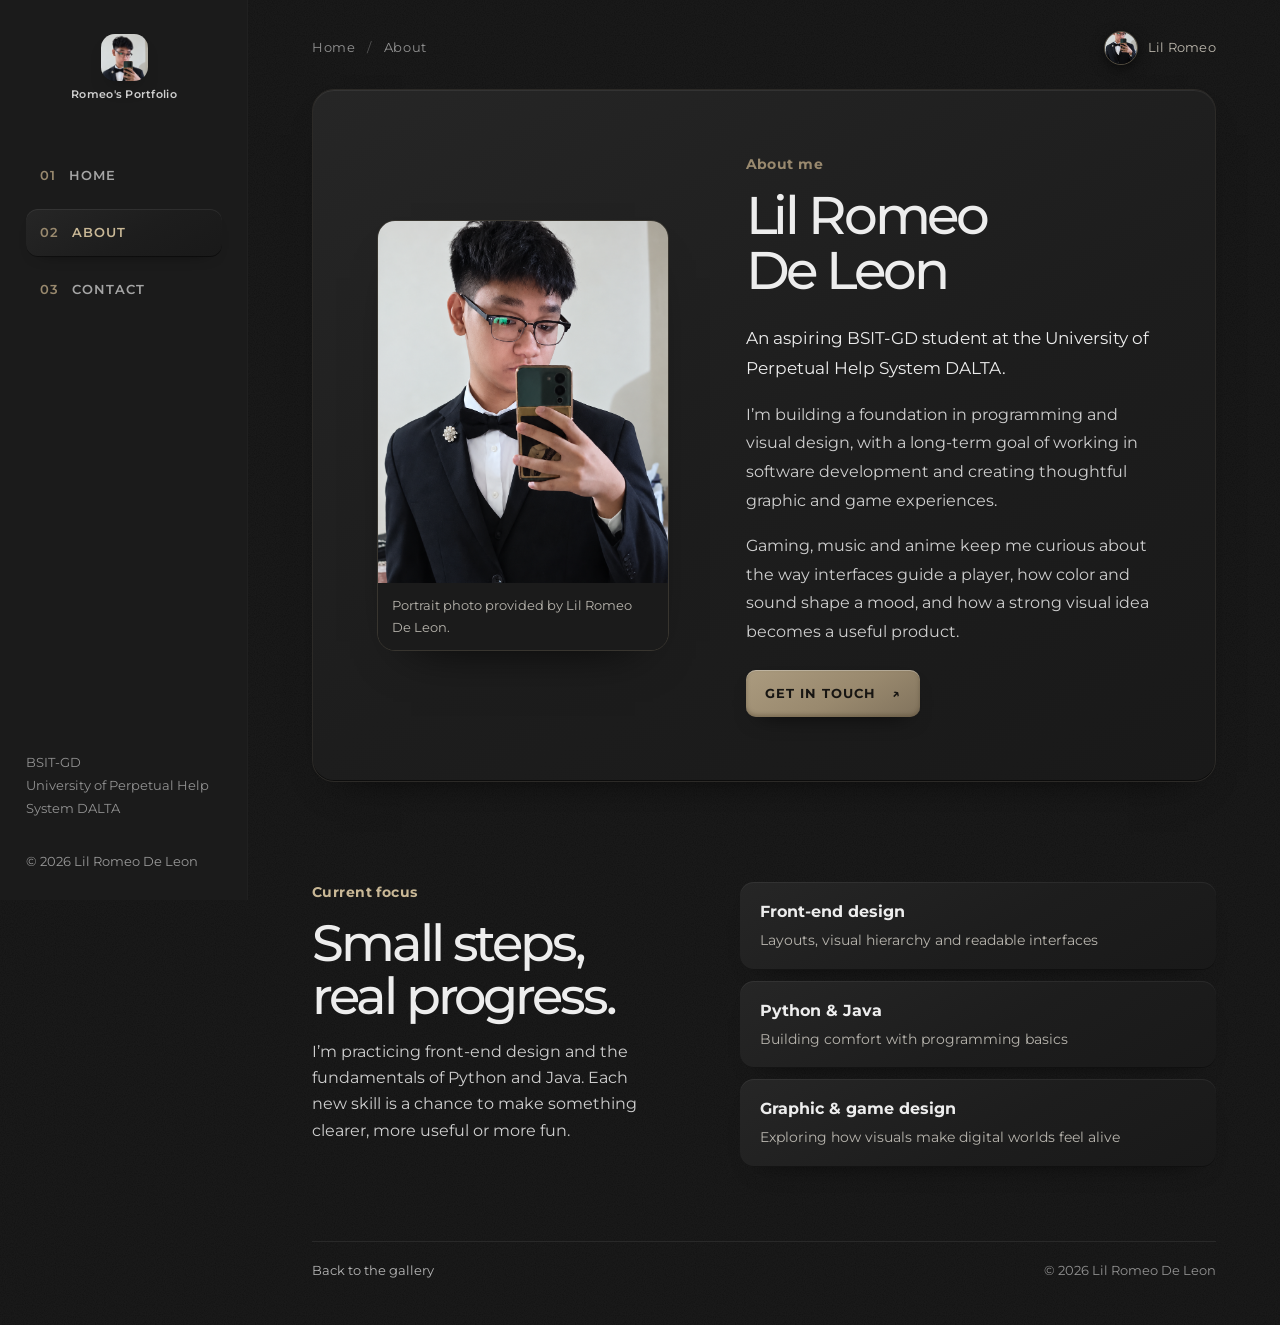
<file: about/index.html>
<!doctype html>
<html lang="en">
<head>
  <meta charset="utf-8"><meta name="viewport" content="width=device-width, initial-scale=1"><meta name="theme-color" content="#121212">
  <meta name="description" content="Meet Lil Romeo De Leon, a BSIT-GD student at UPHSD exploring software and graphic design.">
  <meta property="og:type" content="website"><meta property="og:url" content="https://unorfl.github.io/DeLeonPortfolio/about/"><meta property="og:title" content="About — Lil Romeo De Leon"><meta property="og:description" content="An aspiring IT student learning through code, design and play.">
  <meta property="og:image" content="https://unorfl.github.io/DeLeonPortfolio/assets/images/lil-romeo-portrait.png"><meta property="og:image:alt" content="Lil Romeo De Leon in a black suit">
  <meta name="twitter:card" content="summary_large_image"><meta name="twitter:image" content="https://unorfl.github.io/DeLeonPortfolio/assets/images/lil-romeo-portrait.png">
  <title>About — Lil Romeo De Leon</title>
  <link rel="icon" href="../assets/images/favicon-r.svg" type="image/svg+xml"><link rel="preconnect" href="https://fonts.googleapis.com"><link rel="preconnect" href="https://fonts.gstatic.com" crossorigin><link href="https://fonts.googleapis.com/css2?family=Montserrat:wght@400;500;600;700&display=swap" rel="stylesheet"><link rel="stylesheet" href="../assets/css/site.css">
</head>
<body>
  <a class="skip-link" href="#main">Skip to content</a>
  <div class="layout"><aside class="sidebar">
    <div class="sidebar-top"><a class="brand" href="../home/" aria-label="Romeo's Portfolio, home"><span class="brand-mark"><img class="brand-avatar" src="../assets/images/lil-romeo-portrait.png" alt=""></span><span class="brand-copy"><span class="brand-title">Romeo's Portfolio</span></span></a><button class="menu-toggle" type="button" aria-expanded="false" aria-controls="site-nav" aria-label="Open navigation"><span></span><span></span></button></div>
    <nav class="nav" id="site-nav" aria-label="Main navigation"><a class="nav-link" href="../home/"><span class="nav-number">01</span> Home</a><a class="nav-link active" href="../about/" aria-current="page"><span class="nav-number">02</span> About</a><a class="nav-link" href="../contact/"><span class="nav-number">03</span> Contact</a></nav>
    <div class="sidebar-bottom"><p class="sidebar-note">BSIT-GD<br>University of Perpetual Help System DALTA</p><span class="sidebar-copyright">© 2026 Lil Romeo De Leon</span></div>
  </aside>
  <main id="main" class="main-content page-main">
    <header class="topline"><span class="breadcrumb"><a href="../home/">Home</a> <span>/</span> About</span><a class="top-profile" href="../about/" aria-label="About Lil Romeo De Leon"><img src="../assets/images/lil-romeo-portrait.png" alt=""><span>Lil Romeo</span></a></header>
    <section class="about-hero about-hero-romeo clay-panel" data-reveal>
      <figure class="about-visual" data-reveal><img src="../assets/images/lil-romeo-portrait.png" alt="Lil Romeo De Leon taking a mirror selfie in a black suit" loading="eager"><figcaption>Portrait photo provided by Lil Romeo De Leon.</figcaption></figure>
      <div class="about-copy" data-reveal><p class="eyebrow" data-reveal>About me</p><h1 data-reveal>Lil Romeo De Leon</h1>
        <p class="about-lede" data-reveal>An aspiring BSIT-GD student at the University of Perpetual Help System DALTA.</p>
        <p data-reveal>I’m building a foundation in programming and visual design, with a long-term goal of working in software development and creating thoughtful graphic and game experiences.</p>
        <p data-reveal>Gaming, music and anime keep me curious about the way interfaces guide a player, how color and sound shape a mood, and how a strong visual idea becomes a useful product.</p>
        <a class="button button-gold" data-reveal href="../contact/">Get in touch <span aria-hidden="true">↗</span></a>
      </div>
    </section>
    <section class="romeo-focus" data-reveal aria-labelledby="focus-title"><div><p class="eyebrow" data-reveal>Current focus</p><h2 data-reveal id="focus-title">Small steps, real progress.</h2><p data-reveal>I’m practicing front-end design and the fundamentals of Python and Java. Each new skill is a chance to make something clearer, more useful or more fun.</p></div>
      <div class="focus-list"><div data-reveal><strong>Front-end design</strong><span>Layouts, visual hierarchy and readable interfaces</span></div><div data-reveal><strong>Python &amp; Java</strong><span>Building comfort with programming basics</span></div><div data-reveal><strong>Graphic &amp; game design</strong><span>Exploring how visuals make digital worlds feel alive</span></div></div>
    </section>
    <footer class="site-footer"><a class="footer-name" href="../home/">Back to the gallery</a><p>© 2026 Lil Romeo De Leon</p></footer>
  </main></div><script src="../assets/js/site.js" defer></script>
</body>
</html>
</file>
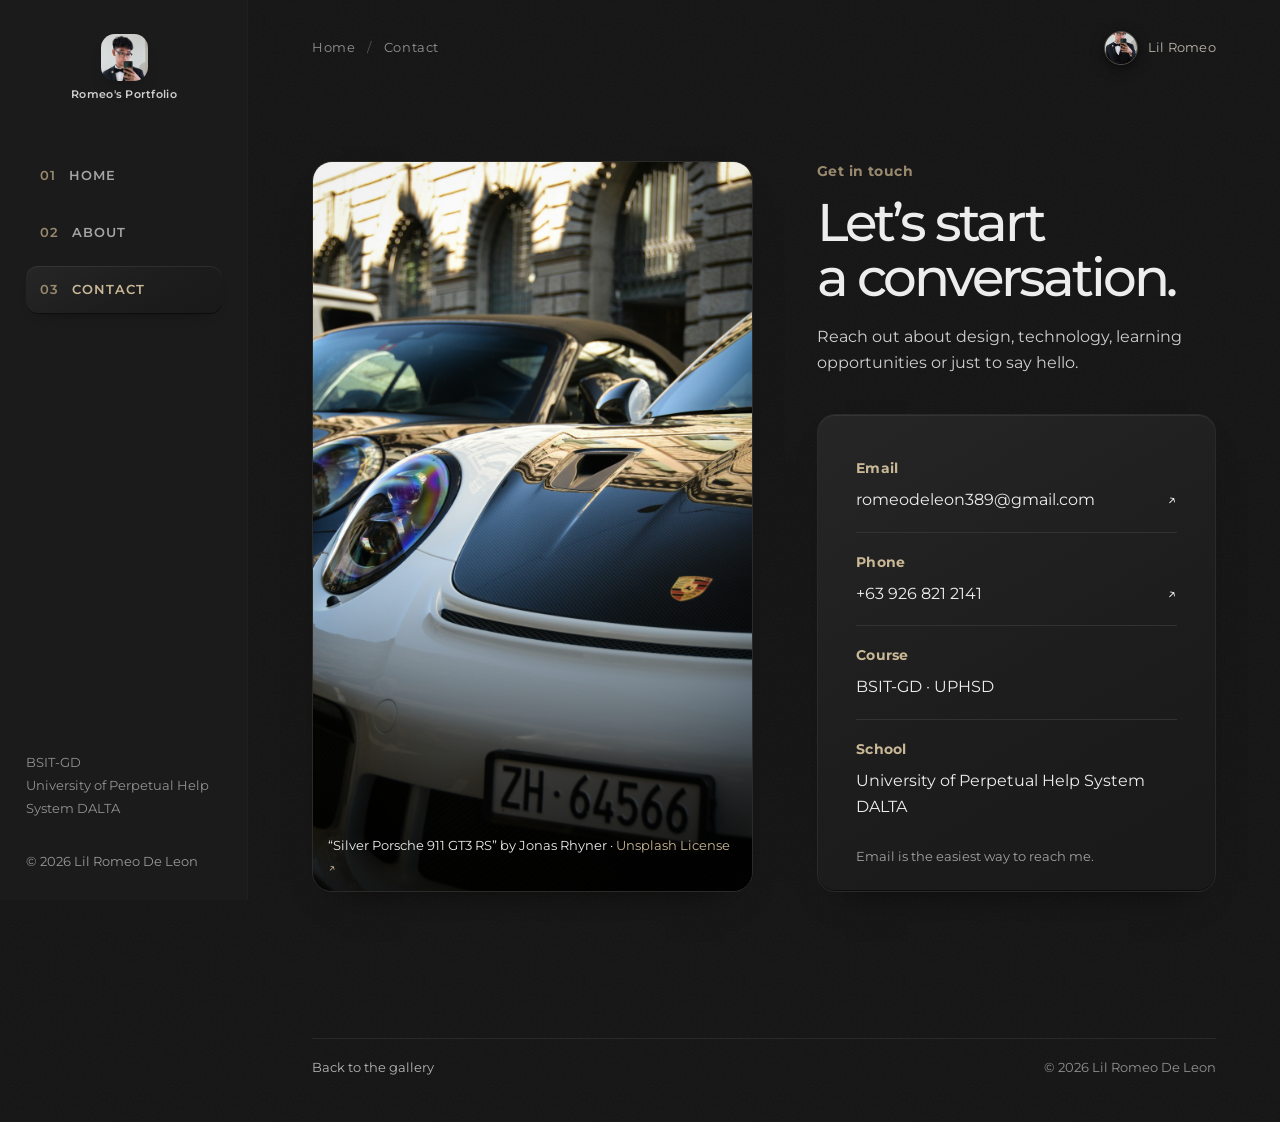
<file: contact/index.html>
<!doctype html>
<html lang="en">
<head>
  <meta charset="utf-8"><meta name="viewport" content="width=device-width, initial-scale=1"><meta name="theme-color" content="#121212">
  <meta name="description" content="Contact Lil Romeo De Leon by email or phone.">
  <meta property="og:type" content="website"><meta property="og:url" content="https://unorfl.github.io/DeLeonPortfolio/contact/"><meta property="og:title" content="Contact — Lil Romeo De Leon"><meta property="og:description" content="Connect with Lil Romeo De Leon, BSIT-GD student at UPHSD."><meta property="og:image" content="https://unorfl.github.io/DeLeonPortfolio/assets/images/porsche-gt3-rs.jpg">
  <title>Contact — Lil Romeo De Leon</title><link rel="icon" href="../assets/images/favicon-r.svg" type="image/svg+xml"><link rel="preconnect" href="https://fonts.googleapis.com"><link rel="preconnect" href="https://fonts.gstatic.com" crossorigin><link href="https://fonts.googleapis.com/css2?family=Montserrat:wght@400;500;600;700&display=swap" rel="stylesheet"><link rel="stylesheet" href="../assets/css/site.css">
</head>
<body>
  <a class="skip-link" href="#main">Skip to content</a>
  <div class="layout"><aside class="sidebar">
    <div class="sidebar-top"><a class="brand" href="../home/" aria-label="Romeo's Portfolio, home"><span class="brand-mark"><img class="brand-avatar" src="../assets/images/lil-romeo-portrait.png" alt=""></span><span class="brand-copy"><span class="brand-title">Romeo's Portfolio</span></span></a><button class="menu-toggle" type="button" aria-expanded="false" aria-controls="site-nav" aria-label="Open navigation"><span></span><span></span></button></div>
    <nav class="nav" id="site-nav" aria-label="Main navigation"><a class="nav-link" href="../home/"><span class="nav-number">01</span> Home</a><a class="nav-link" href="../about/"><span class="nav-number">02</span> About</a><a class="nav-link active" href="../contact/" aria-current="page"><span class="nav-number">03</span> Contact</a></nav>
    <div class="sidebar-bottom"><p class="sidebar-note">BSIT-GD<br>University of Perpetual Help System DALTA</p><span class="sidebar-copyright">© 2026 Lil Romeo De Leon</span></div>
  </aside>
  <main id="main" class="main-content page-main">
    <header class="topline"><span class="breadcrumb"><a href="../home/">Home</a> <span>/</span> Contact</span><a class="top-profile" href="../about/" aria-label="About Lil Romeo De Leon"><img src="../assets/images/lil-romeo-portrait.png" alt=""><span>Lil Romeo</span></a></header>
    <section class="contact-wrap contact-romeo">
      <figure class="contact-visual clay-panel" data-reveal><img src="../assets/images/porsche-gt3-rs.jpg" alt="Close-up of a silver Porsche 911 GT3 RS, showing its headlight and carbon-fiber hood" loading="eager"><figcaption>“Silver Porsche 911 GT3 RS” by Jonas Rhyner · <a href="https://unsplash.com/photos/silver-porsche-911-parked-on-street-during-daytime-89xt9EnPEe8" target="_blank" rel="noreferrer">Unsplash License ↗</a></figcaption></figure>
      <div class="contact-content"><div class="contact-intro" data-reveal><p class="eyebrow" data-reveal>Get in touch</p><h1 data-reveal>Let’s start a conversation.</h1><p data-reveal>Reach out about design, technology, learning opportunities or just to say hello.</p></div>
        <div class="contact-card clay-panel" data-reveal>
          <div class="contact-row" data-reveal><span class="contact-label">Email</span><a href="mailto:romeodeleon389@gmail.com">romeodeleon389@gmail.com <span aria-hidden="true">↗</span></a></div>
          <div class="contact-row"><span class="contact-label">Phone</span><a href="tel:+639268212141">+63 926 821 2141 <span aria-hidden="true">↗</span></a></div>
          <div class="contact-row"><span class="contact-label">Course</span><span>BSIT-GD · UPHSD</span></div>
          <div class="contact-row"><span class="contact-label">School</span><span>University of Perpetual Help System DALTA</span></div>
          <p class="contact-hint" data-reveal>Email is the easiest way to reach me.</p>
        </div>
      </div>
    </section>
    <footer class="site-footer"><a class="footer-name" href="../home/">Back to the gallery</a><p>© 2026 Lil Romeo De Leon</p></footer>
  </main></div><script src="../assets/js/site.js" defer></script>
</body>
</html>
</file>
<file: assets/css/site.css>
:root {
  color-scheme: dark;
  --bg: #121212;
  --side: #1b1b1b;
  --surface: #1c1c1c;
  --line: #292929;
  --text: #ededed;
  --soft: #cfcfcf;
  --muted: #a5a5a5;
  --dim: #929292;
  --accent: #99896e;
  --accent-hi: #c9b896;
  --clay-bg: linear-gradient(150deg, #262626 0%, #1d1d1d 55%, #191919 100%);
  --clay-shadow: inset 0 1px 0 rgba(255,255,255,.07), inset 0 -1px 0 rgba(0,0,0,.55), 0 18px 40px -28px rgba(0,0,0,.9);
  --clay-gold: linear-gradient(150deg, #ab9b7f 0%, #99896e 55%, #81735d 100%);
  --ease: cubic-bezier(.2,.7,.2,1);
  --gutter: clamp(22px, 5vw, 76px);
}

* { box-sizing: border-box; }
html { min-width: 320px; scroll-behavior: smooth; background: var(--bg); }
body {
  min-width: 320px;
  margin: 0;
  color: var(--text);
  background-color: var(--bg);
  background-image: url("data:image/svg+xml,%3Csvg xmlns='http://www.w3.org/2000/svg' width='160' height='160'%3E%3Cfilter id='n'%3E%3CfeTurbulence type='fractalNoise' baseFrequency='.9' numOctaves='2' stitchTiles='stitch'/%3E%3CfeColorMatrix values='0 0 0 0 1 0 0 0 0 1 0 0 0 0 1 0 0 0 .045 0'/%3E%3C/filter%3E%3Crect width='100%25' height='100%25' filter='url(%23n)'/%3E%3C/svg%3E");
  font-family: Montserrat, system-ui, sans-serif;
  font-size: 16px;
  line-height: 1.65;
  -webkit-font-smoothing: antialiased;
}
a { color: inherit; text-decoration: none; }
button { color: inherit; font: inherit; }
img { display: block; max-width: 100%; }
::selection { color: var(--bg); background: var(--accent-hi); }
:focus-visible { outline: 2px solid var(--accent-hi); outline-offset: 4px; }
.skip-link { position: fixed; z-index: 1000; top: 12px; left: 12px; padding: 10px 15px; transform: translateY(-160%); background: var(--accent-hi); color: #171512; border-radius: 8px; }
.skip-link:focus { transform: translateY(0); }

/* The shared frame, warm-metal accent and soft clay surfaces follow Carl's visual reference. */
.layout { min-height: 100vh; }
.sidebar {
  position: fixed;
  inset: 0 auto 0 0;
  z-index: 20;
  width: 248px;
  display: flex;
  flex-direction: column;
  padding: 34px 26px 26px;
  background: var(--side);
  box-shadow: inset -1px 0 0 rgba(255,255,255,.025);
}
.brand { display: flex; align-items: center; gap: 13px; min-width: 0; }
.brand-mark {
  width: 52px; height: 52px; flex: 0 0 auto;
  display: grid; place-items: center;
  border-radius: 15px;
  color: var(--accent-hi);
  background: var(--clay-bg);
  box-shadow: inset 0 1px 0 rgba(255,255,255,.17), inset 0 -5px 8px rgba(0,0,0,.36), 0 11px 23px -16px #000;
  font-size: 15px; font-weight: 700; letter-spacing: -.06em;
}
.brand-copy { display: grid; gap: 3px; line-height: 1.2; }
.brand-copy strong { font-size: 13px; letter-spacing: .13em; }
.brand-copy small { color: var(--dim); font-size: 13px; letter-spacing: .1em; }
.nav { display: grid; gap: 9px; margin-top: 74px; }
.nav-link {
  display: flex; align-items: center; gap: 13px;
  min-height: 48px; padding: 0 14px;
  color: var(--muted); border-radius: 12px;
  font-size: 13px; font-weight: 600; letter-spacing: .08em; text-transform: uppercase;
  transition: color .2s ease, background .2s ease, transform .2s ease, box-shadow .2s ease;
}
.nav-link:hover { color: var(--text); background: #222; transform: translateX(2px); }
.nav-link.active { color: var(--accent-hi); background: var(--clay-bg); box-shadow: inset 0 1px 0 rgba(255,255,255,.07), inset 0 -1px 0 rgba(0,0,0,.55), 0 7px 18px -15px #000; }
.nav-number { color: var(--accent); font-size: 13px; letter-spacing: .08em; }
.sidebar-bottom { margin-top: auto; }
.availability { display: flex; align-items: center; gap: 9px; margin: 0 0 15px; color: var(--soft); font-size: 13px; }
.status-dot { width: 7px; height: 7px; border-radius: 50%; background: #94a77f; box-shadow: 0 0 0 4px rgba(148,167,127,.09); }
.sidebar-note { margin: 0 0 28px; color: var(--dim); font-size: 13px; line-height: 1.75; }
.sidebar-copyright { color: #999; font-size: 13px; }
.menu-toggle { display: none; }

.main-content { max-width: 1800px; min-width: 0; margin-left: 248px; padding: 31px var(--gutter) 44px; }
.topline { display: flex; justify-content: space-between; align-items: center; gap: 18px; margin-bottom: 24px; min-height: 22px; color: var(--dim); font-size: 13px; letter-spacing: .05em; }
.breadcrumb span { padding: 0 8px; color: #555; }
.breadcrumb a:hover { color: var(--accent-hi); }
.topline-note { color: #8b8b8b; }
.clay-panel { background: var(--clay-bg); border: 1px solid #2c2a27; box-shadow: var(--clay-shadow); }

.hero { min-height: min(65vh, 610px); position: relative; display: flex; align-items: end; overflow: hidden; border-radius: 23px; isolation: isolate; }
.hero-image { position: absolute; z-index: -2; inset: 0; width: 100%; height: 100%; object-fit: cover; object-position: center 46%; }
.hero-shade { position: absolute; z-index: -1; inset: 0; background: linear-gradient(90deg, rgba(8,8,8,.89) 0%, rgba(8,8,8,.63) 42%, rgba(8,8,8,.1) 100%), linear-gradient(0deg, rgba(8,8,8,.55), transparent 55%); }
.hero-copy { max-width: 720px; padding: clamp(30px, 5.5vw, 78px); }
.eyebrow { margin: 0 0 13px; color: var(--accent-hi); font-size: 13px; font-weight: 700; letter-spacing: .12em; line-height: 1.5; }
.hero h1 { max-width: none; margin: 0; font-size: clamp(44px, 5.2vw, 72px); font-weight: 500; letter-spacing: -.065em; line-height: .99; white-space: nowrap; }
.hero-subtitle { max-width: 440px; margin: 20px 0 25px; color: #d2d2d2; font-size: clamp(16px, 1.35vw, 18px); }
.button { min-height: 47px; display: inline-flex; align-items: center; justify-content: center; gap: 16px; padding: 0 19px; border: 0; border-radius: 10px; font-size: 13px; font-weight: 700; letter-spacing: .08em; text-transform: uppercase; transition: transform .2s var(--ease), box-shadow .2s ease, filter .2s ease; }
.button:hover { transform: translateY(-2px); filter: brightness(1.06); }
.button-gold { color: #171512; background: var(--clay-gold); box-shadow: inset 0 1px 0 rgba(255,255,255,.3), inset 0 -2px 4px rgba(72,59,38,.42), 0 10px 24px -15px #000; }
.hero-credit { position: absolute; right: 20px; bottom: 18px; color: #dedede; font-size: 13px; }
.hero-credit:hover { color: white; }

.gallery-section { padding-top: clamp(66px, 8vw, 108px); }
.section-heading { display: grid; grid-template-columns: minmax(0,1fr) minmax(240px,.72fr); align-items: end; gap: 38px; margin-bottom: 28px; }
.section-heading .eyebrow { color: var(--accent); }
.section-heading h2, .about-copy h1, .contact-intro h1 { margin: 0; font-size: clamp(34px, 4.15vw, 57px); font-weight: 500; letter-spacing: -.06em; line-height: 1.04; text-wrap: balance; }
.section-intro { max-width: 420px; margin: 0 0 3px; color: var(--soft); font-size: 16px; line-height: 1.7; }
.filters { display: flex; flex-wrap: wrap; gap: 9px; margin: 0 0 24px; }
.filter-button { display: inline-flex; align-items: center; gap: 10px; min-height: 39px; padding: 0 14px; border: 1px solid #33302b; border-radius: 11px; color: #c1c1c1; background: var(--clay-bg); box-shadow: inset 0 1px 0 rgba(255,255,255,.06), 0 5px 13px -12px #000; font-size: 13px; font-weight: 600; cursor: pointer; transition: border-color .18s, color .18s, transform .18s, background .18s; }
.filter-button span { color: #999; font-size: 13px; }
.filter-button:hover { transform: translateY(-1px); color: var(--text); border-color: #574f41; }
.filter-button.active { color: #171512; border-color: transparent; background: var(--clay-gold); box-shadow: inset 0 1px 0 rgba(255,255,255,.28), inset 0 -2px 4px rgba(72,59,38,.3), 0 7px 17px -12px #000; }
.filter-button.active span { color: #352f25; }
.gallery-grid { display: grid; grid-template-columns: repeat(3, minmax(0,1fr)); grid-auto-rows: minmax(175px, 18vw); grid-auto-flow: dense; gap: 16px; }
.gallery-item { position: relative; min-width: 0; min-height: 195px; overflow: hidden; padding: 0; border: 1px solid #2e2c28; border-radius: 18px; background: var(--clay-bg); box-shadow: inset 0 1px 0 rgba(255,255,255,.07), 0 13px 30px -22px #000; cursor: zoom-in; text-align: left; isolation: isolate; transition: transform .28s var(--ease), border-color .25s ease, box-shadow .25s ease; }
.gallery-item:hover { z-index: 1; transform: translateY(-3px); border-color: #645742; box-shadow: inset 0 1px 0 rgba(255,255,255,.11), 0 18px 36px -23px #000; }
.gallery-item img { position: absolute; inset: 0; width: 100%; height: 100%; object-fit: cover; transition: transform .55s var(--ease), filter .3s ease; }
.gallery-item:hover img { transform: scale(1.045); }
.gallery-item::after { content: ""; position: absolute; inset: 42% 0 0; z-index: 0; pointer-events: none; background: linear-gradient(transparent, rgba(8,8,8,.83)); opacity: .93; }
.item-wide { grid-column: span 2; }
.item-tall { grid-row: span 2; }
.image-open { position: absolute; z-index: 1; top: 13px; right: 13px; width: 31px; height: 31px; display: grid; place-items: center; border: 1px solid rgba(255,255,255,.18); border-radius: 10px; color: white; background: rgba(18,18,18,.86); opacity: 0; transform: translateY(4px); transition: opacity .2s, transform .2s; }
.gallery-item:hover .image-open, .gallery-item:focus-visible .image-open { opacity: 1; transform: none; }
.image-caption { position: absolute; z-index: 1; inset: auto 17px 14px; display: grid; gap: 2px; }
.image-caption strong { color: #f3f3f3; font-size: 15px; font-weight: 600; }
.image-caption small { color: #dedede; font-size: 15px; }
.gallery-item[hidden] { display: none; }
.gallery-footnote { margin: 21px 0 0; color: #a1a1a1; font-size: 13px; }
.site-footer { display: flex; justify-content: space-between; gap: 18px; align-items: center; margin-top: 74px; padding-top: 18px; border-top: 1px solid #292929; color: #929292; font-size: 13px; }
.site-footer p { margin: 0; }
.footer-name { color: #b5b5b5; }
.footer-name:hover { color: var(--accent-hi); }

.page-main { min-height: 100vh; display: flex; flex-direction: column; }
.about-hero { display: grid; grid-template-columns: minmax(200px,.65fr) minmax(0,1fr); gap: clamp(32px, 6vw, 86px); align-items: center; min-height: 560px; padding: clamp(32px, 5vw, 72px); border-radius: 22px; }
.about-visual { width: min(100%, 360px); margin: auto; overflow: hidden; border: 1px solid #38352f; border-radius: 18px; background: #1a1a1a; box-shadow: inset 0 1px 0 rgba(255,255,255,.08), 0 24px 50px -34px #000; }
.about-visual img { display: block; width: 100%; height: auto; }
.contact-visual::after { content: ""; position: absolute; inset: 55% 0 0; background: linear-gradient(transparent, rgba(0,0,0,.78)); pointer-events: none; }
.about-visual figcaption, .contact-visual figcaption { position: absolute; z-index: 1; right: 15px; bottom: 13px; left: 15px; color: #eee; font-size: 13px; }
.about-visual a, .contact-visual a { color: var(--accent-hi); }
.about-copy { max-width: 690px; }
.about-copy .eyebrow, .contact-intro .eyebrow { color: var(--accent); }
.about-copy h1 { margin-bottom: 24px; }
.about-copy p:not(.eyebrow) { max-width: 630px; color: var(--soft); font-size: 16px; line-height: 1.8; }
.about-copy .about-lede { color: var(--text) !important; font-size: 17px !important; }
.about-copy .button { margin-top: 7px; }
.about-note { max-width: 720px; margin: auto; padding: 80px 0; }
.about-note h2 { margin: 0 0 12px; font-size: clamp(29px, 3.5vw, 44px); font-weight: 500; letter-spacing: -.055em; }
.about-note p:last-child { max-width: 560px; color: var(--soft); }
.contact-wrap { display: grid; grid-template-columns: minmax(0,1.05fr) minmax(320px,.95fr); gap: clamp(28px, 5vw, 70px); align-items: stretch; margin: clamp(38px, 8vh, 90px) auto; width: min(100%, 1100px); }
.contact-visual { position: relative; min-height: min(70vh, 680px); margin: 0; overflow: hidden; border-radius: 20px; background: #1a1a1a; }
.contact-visual img { position: absolute; inset: 0; width: 100%; height: 100%; object-fit: cover; }
.contact-content { display: flex; flex-direction: column; justify-content: center; gap: 22px; }
.contact-intro { padding-top: 0; }
.contact-intro h1 { margin-bottom: 18px; }
.contact-intro > p:last-child { max-width: 440px; color: var(--soft); }
.contact-card { padding: 24px clamp(22px,3vw,38px); border-radius: 18px; }
.contact-row { display: grid; gap: 7px; padding: 18px 0; border-bottom: 1px solid #34322e; }
.contact-row:last-of-type { border-bottom: 0; }
.contact-label { color: var(--accent-hi); font-size: 13px; font-weight: 700; letter-spacing: .18em; }
.contact-row a, .contact-row > span:last-child { color: var(--text); font-size: clamp(13px,1.4vw,16px); overflow-wrap: anywhere; }
.contact-row a { display: flex; justify-content: space-between; gap: 12px; }
.contact-row a:hover { color: var(--accent-hi); }
.contact-hint { margin: 7px 0 0; color: #a1a1a1; font-size: 13px; }

.lightbox { position: fixed; inset: 0; width: min(94vw, 1320px); max-width: none; max-height: 94svh; padding: 48px 68px 30px; overflow: visible; border: 1px solid #37332c; border-radius: 20px; color: var(--text); background: #171717; box-shadow: 0 30px 100px #000b; }
.lightbox::backdrop { background: rgba(0,0,0,.84); }
.lightbox figure { display: grid; place-items: center; gap: 15px; height: 100%; margin: 0; }
.lightbox figure img { width: 100%; height: min(74svh, 880px); object-fit: contain; }
.lightbox figcaption { width: 100%; display: flex; justify-content: space-between; align-items: center; gap: 18px; color: #ddd; font-size: 13px; }
.lightbox-source { color: var(--accent-hi); }
.lightbox-close, .lightbox-nav { position: absolute; z-index: 2; display: grid; place-items: center; border: 1px solid #45413a; border-radius: 12px; background: var(--clay-bg); box-shadow: inset 0 1px 0 rgba(255,255,255,.08), 0 8px 20px -15px #000; cursor: pointer; transition: transform .18s, color .18s, border-color .18s; }
.lightbox-close:hover, .lightbox-nav:hover { transform: translateY(-2px); color: var(--accent-hi); border-color: var(--accent); }
.lightbox-close { top: 14px; right: 14px; width: 39px; height: 39px; font-size: 26px; line-height: 1; }
.lightbox-nav { top: 50%; width: 42px; height: 42px; font-size: 18px; }
.lightbox-nav.previous { left: 13px; }
.lightbox-nav.next { right: 13px; }

@view-transition { navigation: auto; }
::view-transition-old(root) { animation: page-out .2s ease both; }
::view-transition-new(root) { animation: page-in .32s var(--ease) both; }
@keyframes page-out { to { opacity: 0; transform: translateY(-6px); } }
@keyframes page-in { from { opacity: 0; transform: translateY(9px); } to { opacity: 1; transform: none; } }
.fallback-vt main { animation: page-in .3s var(--ease) both; }
.fallback-vt.leaving main { animation: page-out .2s ease both; }

/* Carl's portrait anchors the navigation, About page, and shared link preview. */
.brand-mark { overflow: hidden; padding: 0; }
.brand-avatar { width: 100%; height: 100%; object-fit: cover; object-position: 50% 43%; }
.top-profile { display: inline-flex; align-items: center; gap: 10px; color: #bcb7ad; font-size: 13px; letter-spacing: .02em; transition: color .2s ease, transform .2s ease; }
.top-profile:hover { color: var(--accent-hi); transform: translateY(-1px); }
.top-profile img { width: 34px; height: 34px; border: 1px solid #514b3e; border-radius: 50%; object-fit: cover; object-position: 50% 43%; box-shadow: 0 4px 13px #0008; }
@media (max-width: 720px) {
  .brand-avatar { object-position: 50% 43%; }
  .topline { gap: 10px; }
  .top-profile { gap: 0; }
  .top-profile span { display: none; }
  .top-profile img { width: 34px; height: 34px; }
}

/* Quiet entrances echo the page change and keep the photo gallery from arriving all at once. */
.has-js [data-reveal] { opacity: 0; transform: translateY(16px); transition: opacity .55s var(--ease), transform .55s var(--ease); }
.has-js [data-reveal].revealed { opacity: 1; transform: none; }
.has-js .hero-image { animation: hero-picture 8s var(--ease) both; }
@keyframes hero-picture { from { transform: scale(1.045); } to { transform: scale(1); } }

@media (min-width: 1600px) { .gallery-grid { grid-auto-rows: 250px; } }
@media (max-width: 1050px) {
  .sidebar { width: 215px; padding-inline: 20px; }
  .main-content { margin-left: 215px; }
  .hero h1 { font-size: clamp(32px, 4.4vw, 46px); }
  .gallery-grid { grid-template-columns: repeat(2,minmax(0,1fr)); grid-auto-rows: minmax(190px, 25vw); }
  .item-wide { grid-column: span 2; }
  .item-tall { grid-row: span 1; }
  .about-hero { grid-template-columns: minmax(160px,.5fr) minmax(0,1fr); gap: 36px; }
  .about-hero { grid-template-columns: 1fr; align-items: start; gap: 0; }
  .about-hero .about-visual { width: min(100%, 440px); margin: 0 auto 40px; }
  .about-hero .about-copy { width: min(100%, 700px); margin-inline: auto; }
  .contact-wrap { grid-template-columns: minmax(0,1fr) minmax(0,1fr); gap: 28px; }
  .contact-visual { min-height: 560px; }
}
@media (max-width: 720px) {
  .sidebar { position: sticky; inset: 0 0 auto; width: auto; height: auto; padding: 12px 18px; }
  .sidebar-top { display: flex; align-items: center; justify-content: space-between; gap: 16px; }
  .brand-mark { width: 43px; height: 43px; border-radius: 13px; }
  .brand-copy strong { font-size: 13px; }
  .brand-copy small { font-size: 13px; }
  .menu-toggle { width: 43px; height: 43px; display: grid; align-content: center; justify-items: center; gap: 5px; border: 1px solid #302e29; border-radius: 12px; background: var(--clay-bg); box-shadow: inset 0 1px 0 rgba(255,255,255,.08), 0 6px 15px -12px #000; }
  .menu-toggle span { width: 17px; height: 1px; background: var(--accent-hi); transition: transform .2s; }
  .menu-toggle[aria-expanded="true"] span:first-child { transform: translateY(3px) rotate(45deg); }
  .menu-toggle[aria-expanded="true"] span:last-child { transform: translateY(-3px) rotate(-45deg); }
  .nav { display: none; margin: 13px 0 0; grid-template-columns: repeat(3,minmax(0,1fr)); gap: 7px; }
  .nav.open { display: grid; }
  .nav-link { justify-content: center; gap: 7px; min-height: 42px; padding: 0 6px; font-size: 13px; letter-spacing: .02em; }
  .sidebar-bottom { display: none; }
  .main-content { margin: 0; padding: 17px 18px 30px; }
  .topline { margin-bottom: 15px; font-size: 13px; }
  .topline-note { display: none; }
  .hero { min-height: min(72svh, 620px); border-radius: 18px; }
  .hero-copy { padding: 28px 24px 55px; }
  .hero h1 { font-size: clamp(21px, 6.8vw, 48px); }
  .hero-credit { bottom: 12px; right: 13px; font-size: 13px; }
  .section-heading { grid-template-columns: 1fr; gap: 12px; margin-bottom: 22px; }
  .section-heading h2 { font-size: clamp(33px, 9vw, 46px); }
  .section-intro { max-width: 580px; font-size: 16px; }
  .gallery-section { padding-top: 57px; }
  .filters { gap: 7px; margin-bottom: 17px; }
  .filter-button { min-height: 36px; padding: 0 11px; font-size: 13px; }
  .gallery-grid { grid-template-columns: repeat(2,minmax(0,1fr)); grid-auto-rows: minmax(150px, 43vw); gap: 10px; }
  .gallery-item { min-height: 150px; border-radius: 13px; }
  .gallery-item.item-wide { grid-column: span 2; }
  .gallery-item.item-tall { grid-row: span 1; }
  .image-caption { inset: auto 11px 10px; }
  .image-caption strong { font-size: 15px; }
  .image-caption small { font-size: 15px; }
  .image-open { width: 27px; height: 27px; top: 8px; right: 8px; opacity: 1; transform: none; }
  .site-footer { margin-top: 46px; font-size: 13px; }
  .about-hero { grid-template-columns: 1fr; gap: 28px; min-height: auto; padding: 28px 22px; border-radius: 17px; }
  .about-hero .about-visual { width: min(76vw, 310px); margin-bottom: 0; }
  .about-copy h1, .contact-intro h1 { font-size: clamp(36px,10vw,52px); }
  .about-copy p:not(.eyebrow) { font-size: 16px; }
  .about-note { padding: 55px 0 16px; }
  .contact-wrap { grid-template-columns: 1fr; gap: 24px; margin: 40px auto 36px; }
  .contact-visual { min-height: 0; height: min(88vw, 390px); }
  .contact-content { gap: 18px; }
  .contact-intro { padding: 0; }
  .contact-card { padding: 16px 20px; }
  .lightbox { width: calc(100vw - 20px); padding: 52px 43px 20px; border-radius: 15px; }
  .lightbox figure img { height: min(70svh, 760px); }
  .lightbox-nav { width: 34px; height: 34px; }
  .lightbox-nav.previous { left: 5px; }
  .lightbox-nav.next { right: 5px; }
  .lightbox figcaption { align-items: flex-start; flex-direction: column; gap: 4px; font-size: 13px; }
}
@media (max-width: 390px) {
  .gallery-grid { grid-template-columns: 1fr; grid-auto-rows: 64vw; }
  .gallery-item.item-wide { grid-column: span 1; }
  .filters { gap: 5px; }
  .filter-button { gap: 6px; padding-inline: 9px; }
  .site-footer { align-items: flex-start; flex-direction: column; gap: 4px; }
}
@media (prefers-reduced-motion: reduce) {
  *, *::before, *::after { scroll-behavior: auto !important; animation-duration: .01ms !important; animation-iteration-count: 1 !important; transition-duration: .01ms !important; }
  .has-js [data-reveal] { opacity: 1; transform: none; }
}

/* De Leon portfolio: keep the reference's charcoal clay palette, with an editorial split hero. */
.brand-initials { display:grid; place-items:center; width:100%; height:100%; font-size:17px; font-weight:700; letter-spacing:-.08em; }
.hero.hero-editorial {
  min-height:clamp(480px,62vh,660px); display:grid; grid-template-columns:minmax(270px,.9fr) minmax(300px,1.1fr);
  align-items:stretch; gap:clamp(26px,4vw,54px); padding:clamp(28px,4vw,54px); background:var(--clay-bg);
}
.hero-editorial .hero-copy { align-self:center; max-width:none; padding:12px 0 12px 10px; }
.hero-editorial .hero-copy .eyebrow { margin-bottom:20px; }
.hero-editorial h1 { white-space:normal; max-width:630px; font-size:clamp(46px,5vw,76px); line-height:.98; }
.hero-editorial .hero-subtitle { max-width:390px; margin:22px 0 26px; color:#d2d2d2; font-size:clamp(16px,1.4vw,18px); }
.hero-art { position:relative; min-height:390px; margin:0; overflow:hidden; border-radius:18px; background:#171615; box-shadow:inset 0 1px 0 rgba(255,255,255,.08),0 24px 50px -38px #000; }
.hero-editorial .hero-image { position:absolute; z-index:0; inset:0; width:100%; height:100%; object-fit:cover; object-position:center; border-radius:inherit; }
.hero-art figcaption { position:absolute; right:16px; bottom:15px; left:16px; display:flex; justify-content:space-between; align-items:center; gap:12px; padding:13px 15px; border-radius:10px; color:#f0eee9; background:rgba(15,15,15,.86); font-size:13px; }
.hero-art figcaption a { color:var(--accent-hi); }
.hero-art figcaption a:hover { color:#fff; }
.hero-aside { margin:32px 0 0; color:#b9b1a2; font-size:14px; line-height:1.5; }
.about-hero-romeo { grid-template-columns:minmax(240px,.72fr) minmax(0,1fr); }
.about-hero-romeo .about-visual { position:relative; width:min(100%,390px); }
.about-hero-romeo .about-visual img { width:100%; aspect-ratio:4/5; object-fit:cover; object-position:center 12%; }
.about-hero-romeo .about-visual figcaption { position:static; padding:12px 14px; color:#b7b4ad; font-size:13px; background:#1b1b1b; }
.romeo-focus { display:grid; grid-template-columns:minmax(260px,.85fr) minmax(0,1.15fr); gap:clamp(30px,6vw,82px); align-items:start; margin:clamp(56px,8vw,100px) auto 0; max-width:1100px; }
.romeo-focus h2 { max-width:480px; margin:0 0 16px; font-size:clamp(32px,4vw,52px); font-weight:500; letter-spacing:-.06em; line-height:1.04; }
.romeo-focus > div:first-child > p:last-child { max-width:460px; color:var(--soft); }
.focus-list { display:grid; gap:11px; }
.focus-list > div { display:grid; gap:4px; padding:17px 20px; border-radius:14px; background:var(--clay-bg); box-shadow:inset 0 1px 0 rgba(255,255,255,.06),inset 0 -1px 0 rgba(0,0,0,.4),0 14px 30px -24px #000; }
.focus-list strong { color:var(--text); font-size:16px; }
.focus-list span { color:#b8b5ae; font-size:14px; }
.contact-romeo { width:min(100%,1180px); }
.contact-romeo .contact-visual { border-radius:20px; }
.contact-romeo .contact-card { border-radius:18px; }
.contact-romeo .contact-intro h1 { max-width:520px; }
@media(max-width:1050px) {
  .hero.hero-editorial { grid-template-columns:minmax(235px,.9fr) minmax(260px,1.1fr); gap:24px; padding:30px; }
  .hero-art { min-height:350px; }
  .hero-editorial h1 { font-size:clamp(44px,5.5vw,64px); }
  .hero-art figcaption { right:18px; left:18px; }
}
@media(max-width:720px) {
  .hero.hero-editorial { grid-template-columns:1fr; gap:23px; padding:22px; }
  .hero-editorial .hero-copy { padding:6px 0 0; }
  .hero-editorial h1 { font-size:clamp(43px,10.5vw,62px); }
  .hero-aside { margin-top:20px; }
  .hero-art { min-height:0; height:min(70vw,390px); }
  .hero-art figcaption { right:9px; bottom:9px; left:9px; padding:10px 11px; flex-wrap:wrap; }
  .about-hero-romeo { grid-template-columns:1fr; }
  .about-hero-romeo .about-visual { width:min(76vw,310px); }
  .romeo-focus { grid-template-columns:1fr; gap:24px; margin-top:54px; }
}
@media(prefers-reduced-motion:reduce) {
  .has-js .hero-image { animation:none; }
}

.eyebrow { font-size:14px; letter-spacing:.03em; text-transform:none; }
.contact-label { font-size:14px; letter-spacing:.02em; text-transform:none; }

/* Full-bleed, landscape cover with a one-line name, as requested. */
.hero.home-cover { min-height:clamp(430px,64vh,610px); align-items:center; }
.home-cover .hero-image { object-position:center 48%; }
.home-cover .hero-shade { background:linear-gradient(90deg,rgba(8,8,8,.88) 0%,rgba(8,8,8,.66) 43%,rgba(8,8,8,.10) 100%),linear-gradient(0deg,rgba(8,8,8,.35),transparent 55%); }
.home-cover .hero-copy { max-width:100%; padding:clamp(30px,5.5vw,78px); }
.home-cover h1 { max-width:none; white-space:nowrap; font-size:clamp(38px,5.2vw,72px); }
.home-cover .hero-subtitle { max-width:480px; }
.home-cover .hero-credit { right:22px; bottom:18px; padding:4px 8px; border-radius:6px; background:rgba(0,0,0,.48); }
@media(max-width:1050px) {
  .hero.home-cover { min-height:460px; }
  .home-cover .hero-copy { padding:34px; }
  .home-cover h1 { font-size:clamp(34px,6vw,48px); }
}
@media(max-width:720px) {
  .hero.home-cover { min-height:420px; }
  .home-cover .hero-copy { padding:25px 22px; }
  .home-cover h1 { font-size:clamp(23px,6.5vw,28px); }
  .home-cover .hero-credit { right:12px; bottom:10px; font-size:12px; }
}
@media(max-width:390px) {
  .home-cover h1 { font-size:clamp(20px,6.1vw,24px); }
}

/* Romeo's compact portrait lockup replaces the former two-line nameplate. */
.sidebar .brand { flex-direction:column; align-items:center; justify-content:center; gap:7px; width:100%; margin-inline:auto; text-align:center; }
.sidebar .brand-mark { width:47px; height:47px; border-radius:14px; }
.sidebar .brand-avatar { width:100%; height:100%; object-fit:cover; object-position:50% 22%; }
.sidebar .brand-copy { display:flex; justify-content:center; width:100%; line-height:1.1; }
.sidebar .brand-title { display:block; max-width:100%; color:var(--soft); font-size:11px; font-weight:600; letter-spacing:.025em; white-space:nowrap; }
.sidebar .nav { margin-top:52px; }
@media(max-width:720px) {
  .sidebar-top { position:relative; justify-content:center; min-height:68px; }
  .sidebar .brand { width:auto; margin-inline:auto; gap:4px; }
  .sidebar .brand-mark { width:42px; height:42px; border-radius:12px; }
  .sidebar .brand-title { font-size:11px; }
  .sidebar .menu-toggle { position:absolute; top:50%; right:0; transform:translateY(-50%); }
}
</file>
